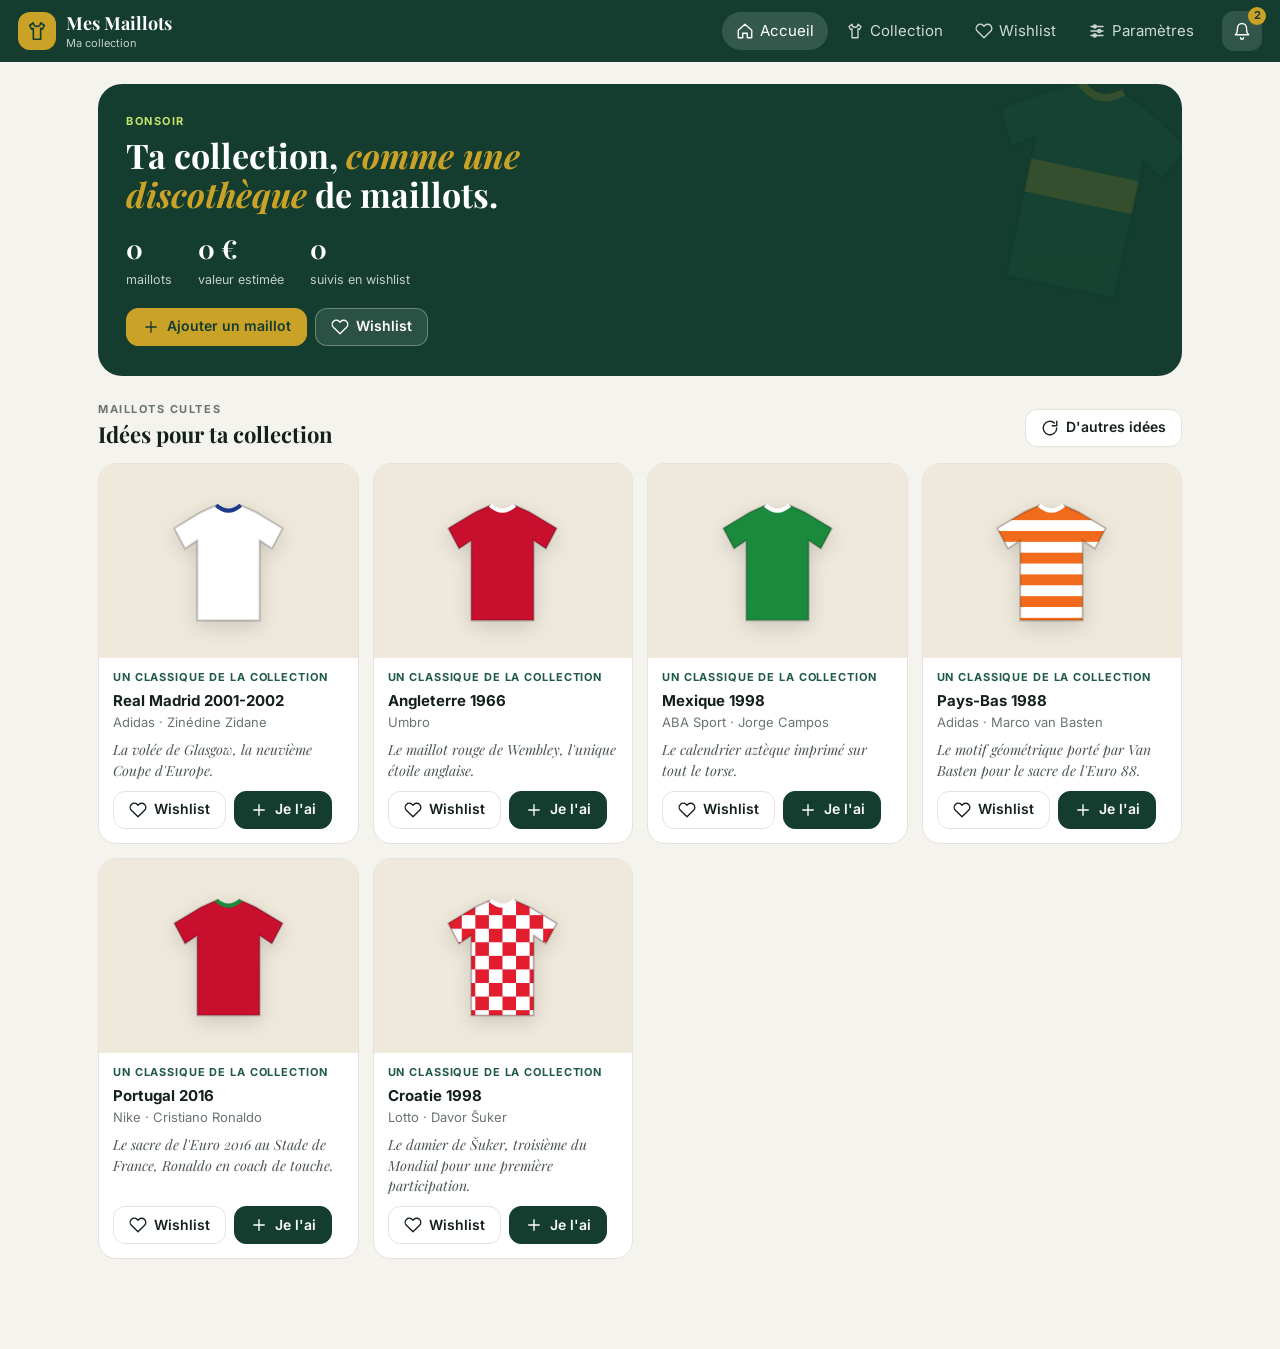
<file: index.html>
<!DOCTYPE html>
<html lang="fr">
<head>
<meta charset="utf-8">
<meta name="viewport" content="width=device-width, initial-scale=1, viewport-fit=cover">
<meta name="theme-color" content="#143d2f">
<meta name="mobile-web-app-capable" content="yes">
<meta name="apple-mobile-web-app-capable" content="yes">
<meta name="apple-mobile-web-app-status-bar-style" content="black-translucent">
<meta name="apple-mobile-web-app-title" content="Mes Maillots">
<meta name="description" content="Ma collection de maillots de football">
<title>Mes Maillots</title>
<link rel="manifest" href="./manifest.json">
</head>
<body>
<div id="app"><p style="text-align:center;padding:40px;font-family:sans-serif;color:#143d2f">Chargement de Mes Maillots…</p></div>
<noscript>Cette application a besoin de JavaScript pour fonctionner.</noscript>
<script src="./app.js"></script>
</body>
</html>
</file>
